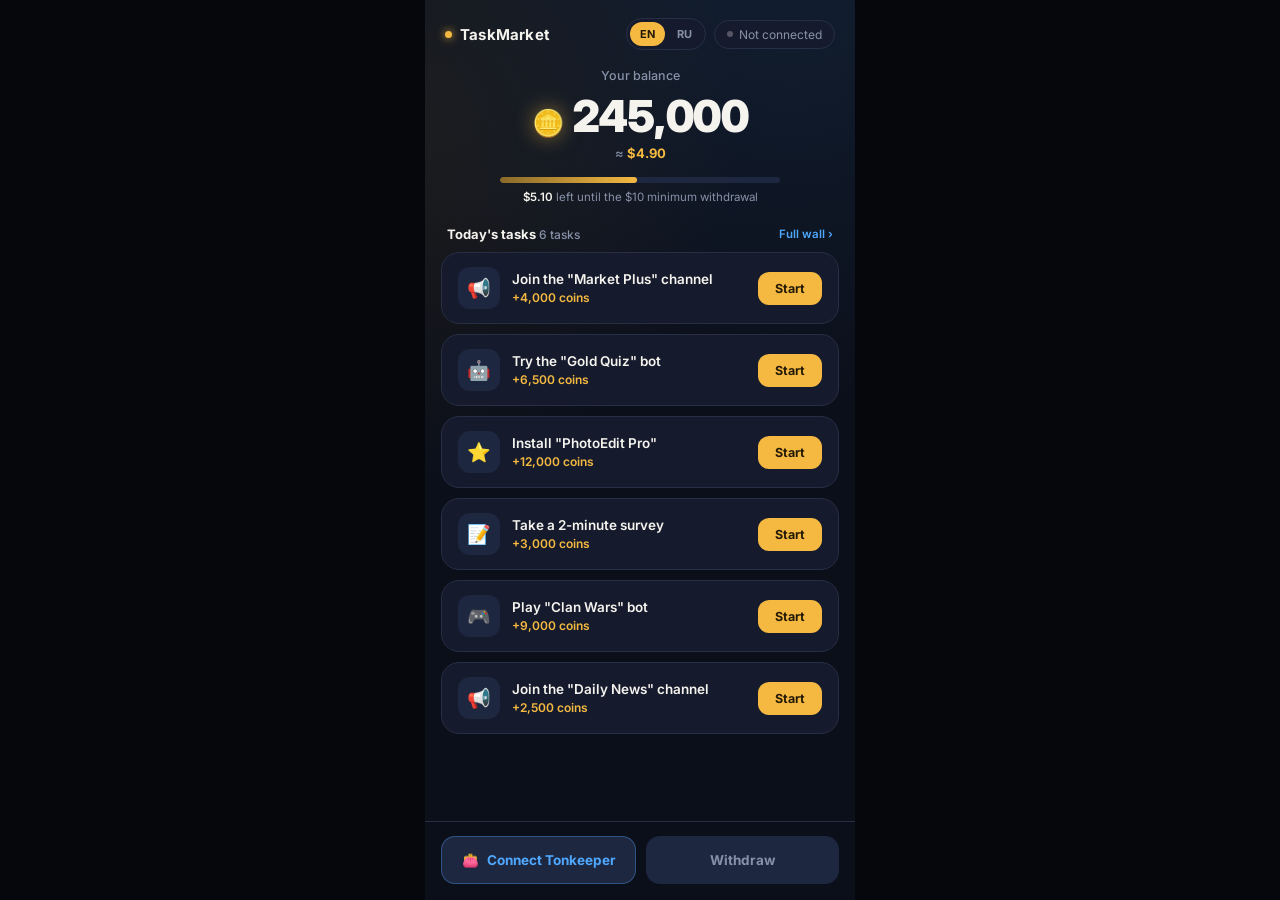
<file: index2.html>
<!DOCTYPE html>
<html lang="en" dir="ltr">
<head>
<meta charset="UTF-8">
<meta name="viewport" content="width=device-width, initial-scale=1.0, maximum-scale=1.0">
<title>TaskMarket</title>
<link rel="preconnect" href="https://fonts.googleapis.com">
<link rel="preconnect" href="https://fonts.gstatic.com" crossorigin>
<link href="https://fonts.googleapis.com/css2?family=Inter:wght@400;500;600;700;900&display=swap" rel="stylesheet">
<style>
  :root {
    --bg: #0B0F1A;
    --surface: #151B2C;
    --surface-raised: #1E2740;
    --divider: #262F45;
    --gold: #F5B942;
    --gold-dim: #8A6A2A;
    --blue: #4FA8FF;
    --success: #4ADE80;
    --text: #F5F3EE;
    --text-muted: #8791A8;
    --radius: 18px;
  }

  * { box-sizing: border-box; margin: 0; padding: 0; }

  html, body {
    height: 100%;
    background: #05070C;
  }

  body {
    font-family: 'Inter', sans-serif;
    color: var(--text);
    display: flex;
    justify-content: center;
    align-items: stretch;
  }

  @media (prefers-reduced-motion: reduce) {
    *, *::before, *::after {
      animation-duration: 0.001ms !important;
      transition-duration: 0.001ms !important;
    }
  }

  .app {
    width: 100%;
    max-width: 430px;
    min-height: 100dvh;
    background: var(--bg);
    background-image:
      radial-gradient(circle at 85% -5%, rgba(79,168,255,0.10), transparent 45%),
      radial-gradient(circle at -10% 15%, rgba(245,185,66,0.08), transparent 40%);
    display: flex;
    flex-direction: column;
    position: relative;
  }

  /* header */
  .topbar {
    display: flex;
    align-items: center;
    justify-content: space-between;
    padding: 18px 20px 8px;
    gap: 10px;
  }
  .brand {
    display: flex;
    align-items: center;
    gap: 8px;
    font-weight: 700;
    font-size: 15px;
    letter-spacing: 0.2px;
  }
  .brand-dot {
    width: 7px; height: 7px; border-radius: 50%;
    background: var(--gold);
    box-shadow: 0 0 8px var(--gold);
  }
  .topbar-right {
    display: flex;
    align-items: center;
    gap: 8px;
  }
  .lang-switch {
    display: flex;
    background: var(--surface);
    border: 1px solid var(--divider);
    border-radius: 999px;
    padding: 3px;
    gap: 2px;
  }
  .lang-btn {
    border: none;
    background: transparent;
    color: var(--text-muted);
    font-family: inherit;
    font-size: 11px;
    font-weight: 700;
    padding: 5px 10px;
    border-radius: 999px;
    cursor: pointer;
    transition: background .2s, color .2s;
  }
  .lang-btn.active {
    background: var(--gold);
    color: #241a05;
  }
  .wallet-pill {
    display: flex; align-items: center; gap: 6px;
    font-size: 12px; color: var(--text-muted);
    background: var(--surface);
    border: 1px solid var(--divider);
    padding: 6px 12px;
    border-radius: 999px;
    white-space: nowrap;
  }
  .wallet-pill .pip {
    width: 6px; height: 6px; border-radius: 50%;
    background: #556; transition: background .3s;
  }
  .wallet-pill.connected .pip { background: var(--blue); box-shadow: 0 0 6px var(--blue); }

  /* balance hero */
  .hero {
    padding: 10px 24px 18px;
    text-align: center;
  }
  .hero-label {
    font-size: 12.5px;
    color: var(--text-muted);
    font-weight: 500;
  }
  .balance-row {
    display: flex;
    align-items: baseline;
    justify-content: center;
    gap: 8px;
    margin-top: 6px;
  }
  .coin-icon {
    font-size: 26px;
    filter: drop-shadow(0 0 10px rgba(245,185,66,0.5));
  }
  #balance {
    font-size: 44px;
    font-weight: 900;
    letter-spacing: -0.5px;
    font-variant-numeric: tabular-nums;
  }
  .usd-value {
    margin-top: 2px;
    font-size: 13px;
    color: var(--text-muted);
    font-weight: 500;
  }
  .usd-value strong { color: var(--gold); font-weight: 700; }

  .progress-wrap {
    margin: 16px auto 0;
    max-width: 280px;
  }
  .progress-track {
    height: 6px;
    background: var(--surface-raised);
    border-radius: 999px;
    overflow: hidden;
  }
  .progress-fill {
    height: 100%;
    width: 49%;
    border-radius: 999px;
    background: linear-gradient(90deg, var(--gold-dim), var(--gold));
    transition: width .6s cubic-bezier(.2,.8,.2,1);
  }
  .progress-text {
    margin-top: 7px;
    font-size: 11.5px;
    color: var(--text-muted);
  }
  .progress-text strong { color: var(--text); font-weight: 600; }

  /* section label */
  .section-label {
    padding: 4px 22px 10px;
    font-size: 13px;
    font-weight: 700;
    color: var(--text);
    display: flex;
    align-items: center;
    justify-content: space-between;
  }
  .section-label span.count {
    font-size: 12px;
    font-weight: 500;
    color: var(--text-muted);
  }
  .open-wall-btn {
    background: none;
    border: none;
    color: var(--blue);
    font-family: inherit;
    font-size: 11.5px;
    font-weight: 600;
    cursor: pointer;
    padding: 0;
  }

  /* task list */
  .tasks {
    flex: 1;
    overflow-y: auto;
    padding: 0 16px 18px;
    display: flex;
    flex-direction: column;
    gap: 10px;
    -webkit-overflow-scrolling: touch;
  }
  .task {
    background: var(--surface);
    border: 1px solid var(--divider);
    border-radius: var(--radius);
    padding: 14px 16px;
    display: flex;
    align-items: center;
    gap: 12px;
    transition: transform .2s, opacity .4s, border-color .3s;
  }
  .task-icon {
    width: 42px; height: 42px;
    border-radius: 12px;
    background: var(--surface-raised);
    display: flex; align-items: center; justify-content: center;
    font-size: 19px;
    flex-shrink: 0;
  }
  .task-body { flex: 1; min-width: 0; }
  .task-title {
    font-size: 13.5px;
    font-weight: 600;
    white-space: nowrap;
    overflow: hidden;
    text-overflow: ellipsis;
  }
  .task-reward {
    margin-top: 3px;
    font-size: 12px;
    color: var(--gold);
    font-weight: 600;
    display: flex;
    align-items: center;
    gap: 4px;
  }
  .task-btn {
    flex-shrink: 0;
    border: none;
    border-radius: 11px;
    padding: 9px 16px;
    font-family: inherit;
    font-size: 12.5px;
    font-weight: 700;
    background: var(--gold);
    color: #241a05;
    cursor: pointer;
    transition: transform .15s, background .2s, opacity .2s;
    min-width: 64px;
  }
  .task-btn:active { transform: scale(0.94); }
  .task-btn:focus-visible {
    outline: 2px solid var(--blue);
    outline-offset: 2px;
  }
  .task-btn.loading {
    background: var(--surface-raised);
    color: var(--text-muted);
    pointer-events: none;
  }
  .task.done {
    opacity: 0.45;
    border-color: var(--divider);
  }
  .task.done .task-btn {
    background: transparent;
    color: var(--success);
    pointer-events: none;
  }

  .empty-state {
    margin-top: 30px;
    text-align: center;
    color: var(--text-muted);
    font-size: 13.5px;
    line-height: 1.9;
    padding: 0 30px;
  }
  .empty-state .emoji { font-size: 30px; display: block; margin-bottom: 10px; }

  /* bottom wallet bar */
  .walletbar {
    padding: 14px 16px calc(16px + env(safe-area-inset-bottom));
    background: linear-gradient(180deg, transparent, var(--bg) 30%);
    border-top: 1px solid var(--divider);
    display: flex;
    gap: 10px;
  }
  .wb-btn {
    flex: 1;
    border: none;
    border-radius: 14px;
    padding: 15px;
    font-family: inherit;
    font-size: 13.5px;
    font-weight: 700;
    cursor: pointer;
    transition: transform .15s, opacity .25s, background .25s;
    display: flex;
    align-items: center;
    justify-content: center;
    gap: 8px;
  }
  .wb-btn:active { transform: scale(0.97); }
  .wb-connect {
    background: var(--surface-raised);
    color: var(--blue);
    border: 1px solid rgba(79,168,255,0.35);
  }
  .wb-withdraw {
    background: var(--gold);
    color: #241a05;
  }
  .wb-withdraw:disabled {
    background: var(--surface-raised);
    color: var(--text-muted);
    cursor: not-allowed;
  }
  .wb-btn.connected {
    background: rgba(79,168,255,0.12);
    color: var(--blue);
  }

  /* flying coin */
  .flying-coin {
    position: fixed;
    font-size: 20px;
    pointer-events: none;
    z-index: 50;
    filter: drop-shadow(0 0 6px rgba(245,185,66,0.7));
  }

  /* toast */
  .toast {
    position: fixed;
    left: 50%;
    bottom: 110px;
    transform: translateX(-50%) translateY(20px);
    background: var(--surface-raised);
    border: 1px solid var(--divider);
    color: var(--text);
    padding: 12px 20px;
    border-radius: 12px;
    font-size: 13px;
    font-weight: 600;
    opacity: 0;
    transition: opacity .3s, transform .3s;
    z-index: 60;
    max-width: 85%;
    text-align: center;
  }
  .toast.show {
    opacity: 1;
    transform: translateX(-50%) translateY(0);
  }
</style>
</head>
<body>

<div class="app">

  <div class="topbar">
    <div class="brand"><span class="brand-dot"></span><span id="brandText">TaskMarket</span></div>
    <div class="topbar-right">
      <div class="lang-switch">
        <button class="lang-btn active" id="langEnBtn" data-lang="en">EN</button>
        <button class="lang-btn" id="langRuBtn" data-lang="ru">RU</button>
      </div>
      <div class="wallet-pill" id="walletPill"><span class="pip"></span><span id="walletPillText">Not connected</span></div>
    </div>
  </div>

  <div class="hero">
    <div class="hero-label" id="heroLabel">Your balance</div>
    <div class="balance-row">
      <span class="coin-icon">🪙</span>
      <span id="balance">245,000</span>
    </div>
    <div class="usd-value">≈ <strong id="usdValue">$4.90</strong></div>

    <div class="progress-wrap">
      <div class="progress-track"><div class="progress-fill" id="progressFill"></div></div>
      <div class="progress-text" id="progressText"></div>
    </div>
  </div>

  <div class="section-label">
    <span><span id="tasksTodayLabel">Today's tasks</span> <span class="count" id="taskCount">6 tasks</span></span>
    <button class="open-wall-btn" id="openWallBtn">Full wall ›</button>
  </div>

  <div class="tasks" id="taskList"></div>

  <div class="walletbar">
    <button class="wb-btn wb-connect" id="connectBtn">👛 <span id="connectBtnLabel">Connect Tonkeeper</span></button>
    <button class="wb-btn wb-withdraw" id="withdrawBtn" disabled><span id="withdrawBtnLabel">Withdraw</span></button>
  </div>

  <div class="toast" id="toast"></div>
</div>

<script>
  // ====== i18n ======
  const I18N = {
    en: {
      brand: 'TaskMarket',
      notConnected: 'Not connected',
      connected: 'Connected',
      heroLabel: 'Your balance',
      tasksToday: 'Today\'s tasks',
      tasksCount: (n) => `${n} tasks`,
      fullWall: 'Full wall ›',
      connectWallet: 'Connect Tonkeeper',
      connecting: 'Connecting…',
      withdraw: 'Withdraw',
      checking: 'Checking…',
      emptyTitle: 'All of today\'s tasks are done.',
      emptySub: 'New tasks arrive tomorrow.',
      progressDone: 'You\'ve crossed the minimum withdrawal 🎯',
      progressRemain: (usd) => `<strong>$${usd}</strong> left until the $10 minimum withdrawal`,
      walletConnectedToast: 'Tonkeeper wallet connected',
      withdrawToast: 'Withdrawal request submitted ✅',
      rewardToast: 'Reward received 🎉',
      loadingWall: 'Connecting to the offer wall…',
      locale: 'en-US',
    },
    ru: {
      brand: 'TaskMarket',
      notConnected: 'Не подключено',
      connected: 'Подключено',
      heroLabel: 'Ваш баланс',
      tasksToday: 'Задания на сегодня',
      tasksCount: (n) => `${n} заданий`,
      fullWall: 'Вся стена ›',
      connectWallet: 'Подключить Tonkeeper',
      connecting: 'Подключение…',
      withdraw: 'Вывести',
      checking: 'Проверка…',
      emptyTitle: 'Все сегодняшние задания выполнены.',
      emptySub: 'Новые задания появятся завтра.',
      progressDone: 'Минимальная сумма для вывода достигнута 🎯',
      progressRemain: (usd) => `Осталось <strong>$${usd}</strong> до минимума в $10`,
      walletConnectedToast: 'Кошелёк Tonkeeper подключён',
      withdrawToast: 'Заявка на вывод отправлена ✅',
      rewardToast: 'Награда получена 🎉',
      loadingWall: 'Подключение к стене предложений…',
      locale: 'ru-RU',
    }
  };

  let currentLang = 'en';
  function t() { return I18N[currentLang]; }

  // ====== GigaPub OfferWall config ======
  const GIGAPUB_PROJECT_ID = '7551';

  document.addEventListener('DOMContentLoaded', function () {
    if (!window.loadOfferWallSDK) {
      const script = document.createElement('script');
      script.src = 'https://wall.giga.pub/api/v1/loader.js?projectId=' + GIGAPUB_PROJECT_ID;
      script.async = true;
      document.head.appendChild(script);
    }
  });

  (window.loadGigaSDKCallbacks || (window.loadGigaSDKCallbacks = [])).push(() => {
    window.loadOfferWallSDK({ projectId: GIGAPUB_PROJECT_ID })
      .then(sdk => {
        window.gigaOfferWallSDK = sdk;

        sdk.on('rewardClaim', async (data) => {
          console.log('Reward claim received:', data);
          await creditUserReward(data);
          sdk.confirmReward(data.rewardId, data.hash);
        });

        sdk.getOffers()
          .then(res => {
            if (res && res.available && res.available.length) {
              console.log('Raw GigaPub offer sample:', res.available[0]); // برای دیباگ فیلدها تو کنسول
              tasks.length = 0;
              res.available.forEach(o => {
                const rawIcon = o.icon || o.image || o.iconUrl || o.logo || '';
                const isImageUrl = /^https?:\/\//.test(rawIcon) || /\.(png|jpe?g|webp|svg)$/i.test(rawIcon);
                tasks.push({
                  id: o.id,
                  icon: isImageUrl ? '' : (rawIcon || '🎯'),
                  iconUrl: isImageUrl ? rawIcon : '',
                  title: o.title || o.name || o.offerName || 'New offer',
                  reward: o.reward ?? o.payout ?? o.amount ?? o.price ?? o.points ?? o.coins ?? o.value ?? 0,
                  offerId: o.id,
                });
              });
              renderTasks();
            }
          })
          .catch(err => console.error('getOffers error:', err));

        // اگه دکمه‌ی «دیوار کامل» رو داری، فقط وقتی offer موجوده نشونش بده
        sdk.hasOffers().then(has => {
          openWallBtn.style.display = has ? '' : 'none';
        }).catch(() => {});

        // رواردهایی که تکمیل شدن ولی هنوز تایید نشدن رو بگیر (مثلاً کاربر از اپ خارج شده بود)
        checkPendingRewards(sdk);
        document.addEventListener('visibilitychange', () => {
          if (document.visibilityState === 'visible') checkPendingRewards(sdk);
        });
      })
      .catch(error => console.error('Error loading GigaPub SDK:', error));
  });

  const VERIFY_REWARD_URL = 'https://dppezqmhagqbpcemftyx.supabase.co/functions/v1/dynamic-api';
  const SUPABASE_ANON_KEY = 'eyJhbGciOiJIUzI1NiIsInR5cCI6IkpXVCJ9.eyJpc3MiOiJzdXBhYmFzZSIsInJlZiI6ImRwcGV6cW1oYWdxYnBjZW1mdHl4Iiwicm9sZSI6ImFub24iLCJpYXQiOjE3ODQ1MzEyNTksImV4cCI6MjEwMDEwNzI1OX0.QFFjucr8_YhvWweCncNSj9JndQ-kimbo8GzD5LfZzbY';

  async function checkPendingRewards(sdk) {
    try {
      const pendingList = await sdk.pending();
      if (pendingList && pendingList.length) {
        for (const reward of pendingList) {
          await creditUserReward(reward);
          sdk.confirmReward(reward.rewardId, reward.hash);
        }
      }
    } catch (err) {
      console.error('pending() check failed:', err);
    }
  }

  async function creditUserReward(data) {
    try {
      const res = await fetch(VERIFY_REWARD_URL, {
        method: 'POST',
        headers: {
          'Content-Type': 'application/json',
          'Authorization': 'Bearer ' + SUPABASE_ANON_KEY,
        },
        body: JSON.stringify({
          rewardId: data.rewardId,
          userId: data.userId,
          amount: data.amount,
          hash: data.hash,
        }),
      });
      const result = await res.json();

      if (result.valid) {
        const from = state.balance;
        state.balance += Number(result.amount);
        updateBalanceUI(from);
        showToast(t().rewardToast);
      } else {
        console.warn('Reward rejected:', result.error || result);
      }
    } catch (err) {
      console.error('verify-reward call failed:', err);
    }
  }

  const COIN_PER_USD = 50000;
  const MIN_WITHDRAW_USD = 10;

  const state = {
    balance: 245000,
    walletConnected: false,
  };

  // Demo placeholder data — replaced automatically by real GigaPub offers once the SDK connects
  const tasks = [
    { id: 1, icon: '📢', title: 'Join the "Market Plus" channel', reward: 4000 },
    { id: 2, icon: '🤖', title: 'Try the "Gold Quiz" bot', reward: 6500 },
    { id: 3, icon: '⭐', title: 'Install "PhotoEdit Pro"', reward: 12000 },
    { id: 4, icon: '📝', title: 'Take a 2-minute survey', reward: 3000 },
    { id: 5, icon: '🎮', title: 'Play "Clan Wars" bot', reward: 9000 },
    { id: 6, icon: '📢', title: 'Join the "Daily News" channel', reward: 2500 },
  ];

  const fmt = (n) => Math.round(n).toLocaleString(t().locale);
  const usdFmt = (n) => '$' + n.toFixed(2);

  const taskListEl = document.getElementById('taskList');
  const balanceEl = document.getElementById('balance');
  const usdValueEl = document.getElementById('usdValue');
  const progressFillEl = document.getElementById('progressFill');
  const progressTextEl = document.getElementById('progressText');
  const taskCountEl = document.getElementById('taskCount');
  const connectBtn = document.getElementById('connectBtn');
  const connectBtnLabel = document.getElementById('connectBtnLabel');
  const withdrawBtn = document.getElementById('withdrawBtn');
  const withdrawBtnLabel = document.getElementById('withdrawBtnLabel');
  const walletPill = document.getElementById('walletPill');
  const walletPillText = document.getElementById('walletPillText');
  const toastEl = document.getElementById('toast');
  const brandText = document.getElementById('brandText');
  const heroLabel = document.getElementById('heroLabel');
  const tasksTodayLabel = document.getElementById('tasksTodayLabel');
  const openWallBtn = document.getElementById('openWallBtn');

  function renderTasks() {
    taskListEl.innerHTML = '';
    const remaining = tasks.filter(x => !x.done).length;
    taskCountEl.textContent = t().tasksCount(remaining);

    if (remaining === 0) {
      taskListEl.innerHTML = `
        <div class="empty-state">
          <span class="emoji">🎉</span>
          ${t().emptyTitle}<br>${t().emptySub}
        </div>`;
      return;
    }

    tasks.forEach(task => {
      const el = document.createElement('div');
      el.className = 'task' + (task.done ? ' done' : '');
      el.id = 'task-' + task.id;
      el.innerHTML = `
        <div class="task-icon">${task.iconUrl ? `<img src="${task.iconUrl}" alt="" style="width:100%;height:100%;object-fit:cover;border-radius:12px;" onerror="this.parentElement.textContent='🎯'">` : task.icon}</div>
        <div class="task-body">
          <div class="task-title">${task.title}</div>
          <div class="task-reward">+${fmt(task.reward)} coins</div>
        </div>
        <button class="task-btn" data-id="${task.id}">${task.done ? '✓' : (currentLang === 'ru' ? 'Начать' : 'Start')}</button>
      `;
      taskListEl.appendChild(el);
    });

    taskListEl.querySelectorAll('.task-btn').forEach(btn => {
      btn.addEventListener('click', onStartTask);
    });
  }

  function updateBalanceUI(animateFrom) {
    const usd = state.balance / COIN_PER_USD;
    usdValueEl.textContent = usdFmt(usd);

    const pct = Math.min(100, (usd / MIN_WITHDRAW_USD) * 100);
    progressFillEl.style.width = pct + '%';

    if (usd >= MIN_WITHDRAW_USD) {
      progressTextEl.innerHTML = `<strong>${t().progressDone}</strong>`;
      withdrawBtn.disabled = !state.walletConnected;
    } else {
      const remain = (MIN_WITHDRAW_USD - usd).toFixed(2);
      progressTextEl.innerHTML = t().progressRemain(remain);
      withdrawBtn.disabled = true;
    }

    if (animateFrom !== undefined) {
      animateCount(animateFrom, state.balance);
    } else {
      balanceEl.textContent = fmt(state.balance);
    }
  }

  function animateCount(from, to) {
    const dur = 700;
    const start = performance.now();
    function step(now) {
      const p = Math.min(1, (now - start) / dur);
      const eased = 1 - Math.pow(1 - p, 3);
      balanceEl.textContent = fmt(from + (to - from) * eased);
      if (p < 1) requestAnimationFrame(step);
    }
    requestAnimationFrame(step);
  }

  function showToast(msg) {
    toastEl.textContent = msg;
    toastEl.classList.add('show');
    setTimeout(() => toastEl.classList.remove('show'), 2200);
  }

  function flyCoin(fromEl) {
    const fromRect = fromEl.getBoundingClientRect();
    const toRect = balanceEl.getBoundingClientRect();

    const coin = document.createElement('div');
    coin.className = 'flying-coin';
    coin.textContent = '🪙';
    coin.style.left = fromRect.left + fromRect.width / 2 + 'px';
    coin.style.top = fromRect.top + fromRect.height / 2 + 'px';
    document.body.appendChild(coin);

    const dx = (toRect.left + toRect.width / 2) - (fromRect.left + fromRect.width / 2);
    const dy = (toRect.top + toRect.height / 2) - (fromRect.top + fromRect.height / 2);
    const liftY = -Math.abs(dy) * 0.35;

    const anim = coin.animate([
      { transform: 'translate(0,0) scale(1)', offset: 0 },
      { transform: `translate(${dx * 0.5}px, ${dy * 0.5 + liftY}px) scale(1.3)`, offset: 0.5 },
      { transform: `translate(${dx}px, ${dy}px) scale(0.4)`, opacity: 0.2, offset: 1 },
    ], { duration: 650, easing: 'cubic-bezier(.3,.6,.3,1)' });

    anim.onfinish = () => coin.remove();
  }

  function onStartTask(e) {
    const id = e.currentTarget.dataset.id;
    const task = tasks.find(x => String(x.id) === String(id));
    if (!task || task.done) return;

    if (task.offerId && window.gigaOfferWallSDK) {
      window.gigaOfferWallSDK.openOffer(task.offerId);
      return;
    }

    const btn = e.currentTarget;
    btn.classList.add('loading');
    btn.textContent = t().checking;

    setTimeout(() => {
      task.done = true;
      const taskEl = document.getElementById('task-' + id);
      taskEl.classList.add('done');
      btn.classList.remove('loading');
      btn.textContent = '✓';

      flyCoin(btn);

      const from = state.balance;
      state.balance += task.reward;
      updateBalanceUI(from);

      const stillLeft = tasks.some(x => !x.done);
      if (!stillLeft) {
        setTimeout(renderTasks, 750);
      }
    }, 1300);
  }

  connectBtn.addEventListener('click', () => {
    if (state.walletConnected) return;
    connectBtnLabel.textContent = t().connecting;
    setTimeout(() => {
      state.walletConnected = true;
      connectBtnLabel.textContent = 'UQAb…4f9c';
      connectBtn.classList.add('connected');
      walletPill.classList.add('connected');
      walletPillText.textContent = t().connected;
      updateBalanceUI();
      showToast(t().walletConnectedToast);
    }, 1000);
  });

  withdrawBtn.addEventListener('click', () => {
    if (withdrawBtn.disabled) return;
    showToast(t().withdrawToast);
  });

  openWallBtn.addEventListener('click', () => {
    if (window.gigaOfferWallSDK) {
      window.gigaOfferWallSDK.open();
    } else {
      showToast(t().loadingWall);
    }
  });

  function applyLanguage(lang) {
    currentLang = lang;
    document.getElementById('langEnBtn').classList.toggle('active', lang === 'en');
    document.getElementById('langRuBtn').classList.toggle('active', lang === 'ru');

    brandText.textContent = t().brand;
    walletPillText.textContent = state.walletConnected ? t().connected : t().notConnected;
    heroLabel.textContent = t().heroLabel;
    tasksTodayLabel.textContent = t().tasksToday;
    openWallBtn.textContent = t().fullWall;
    connectBtnLabel.textContent = state.walletConnected ? connectBtnLabel.textContent : t().connectWallet;
    withdrawBtnLabel.textContent = t().withdraw;

    renderTasks();
    updateBalanceUI();
  }

  document.getElementById('langEnBtn').addEventListener('click', () => applyLanguage('en'));
  document.getElementById('langRuBtn').addEventListener('click', () => applyLanguage('ru'));

  applyLanguage('en');
</script>

</body>
</html>
</file>
